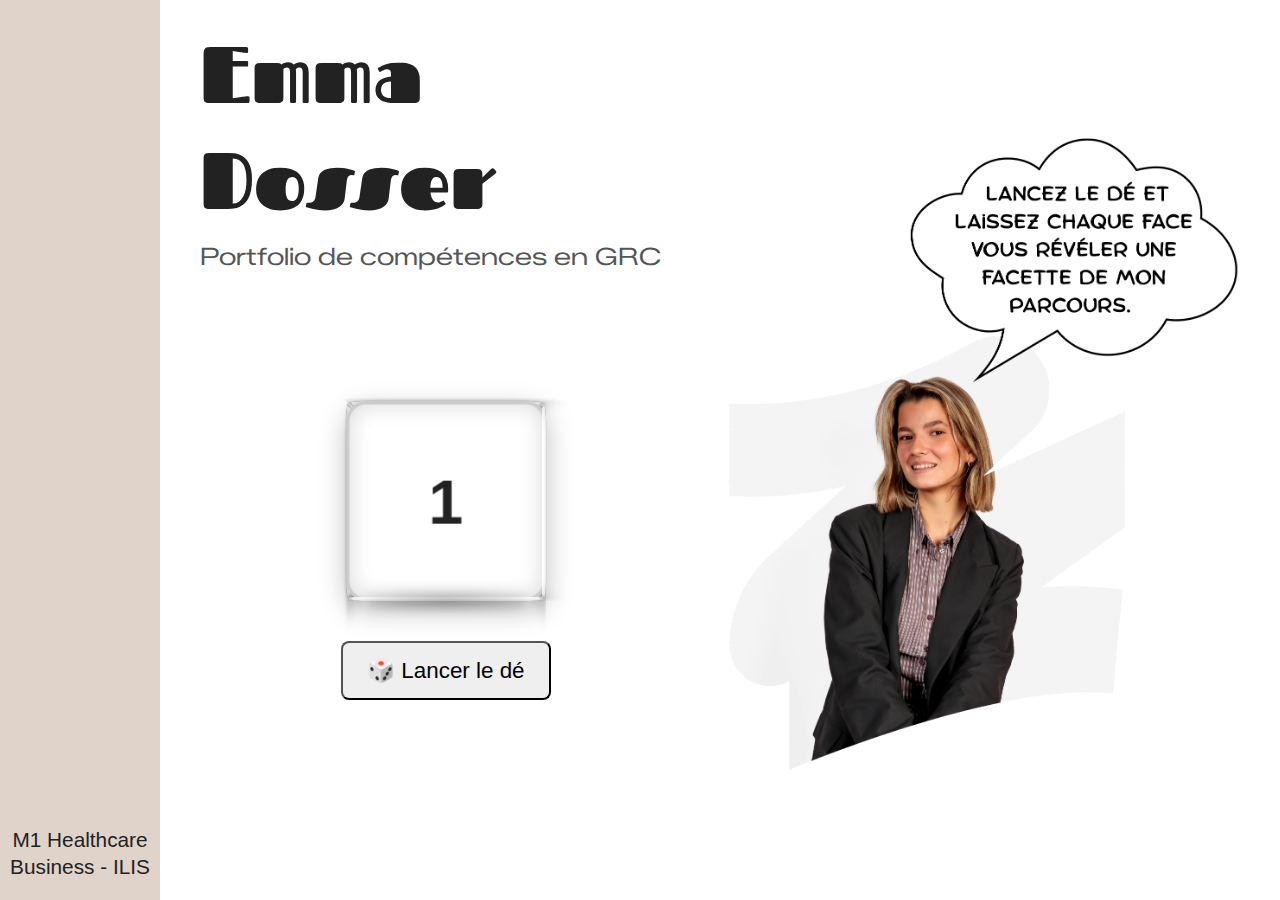
<file: index.html>
<!DOCTYPE html>
<html lang="fr">
<head>
    <meta charset="UTF-8">
    <title>Emma Dosser - Portfolio</title>
    <link rel="stylesheet" href="style.css">
    <meta name="google-site-verification" content="wv-TPEuqomq3ukA6XoIZvQN2aImupjwMOridROe0TIw" />
</head>
<body>

<div class="page-container">

    <!-- Bandeau vertical gauche -->
    <div class="sidebar">
        <div class="footer-left">
            M1 Healthcare<br>
            Business - ILIS
        </div>
    </div>

    <!-- Contenu principal : header, interaction, portrait -->
    <div class="main-content">

        <!-- Header haut gauche -->
        <header class="header-left">
            <h1>Emma Dosser</h1>
            <h2>Portfolio de compétences en GRC</h2>
        </header>

        <!-- Interaction centre gauche -->
        <div class="interaction-center">
            <div id="dice-wrapper">
                <div id="dice">
                    <div class="face face1">1</div>
                    <div class="face face2">2</div>
                    <div class="face face3">3</div>
                    <div class="face face4">4</div>
                    <div class="face face5">5</div>
                    <div class="face face6">6</div>
                </div>
            </div>
            <button id="lancerBtn">🎲 Lancer le dé</button>
            <div id="resultat"></div>
	    <div id="history"></div>

        </div>

        <!-- Portrait droite -->
        <div class="portrait-right">
            <img src="moi.png" alt="Emma Dosser">
        </div>

    </div>

</div>

<script src="script.js"></script>
</body>
</html>

<link rel="preconnect" href="https://fonts.googleapis.com">
<link rel="preconnect" href="https://fonts.gstatic.com" crossorigin>
<link href="https://fonts.googleapis.com/css2?family=Fascinate&display=swap" rel="stylesheet">
<link rel="preconnect" href="https://fonts.googleapis.com">
<link rel="preconnect" href="https://fonts.gstatic.com" crossorigin>
<link href="https://fonts.googleapis.com/css2?family=Zalando+Sans+Expanded:ital,wght@0,200..900;1,200..900&display=swap" rel="stylesheet">
</file>
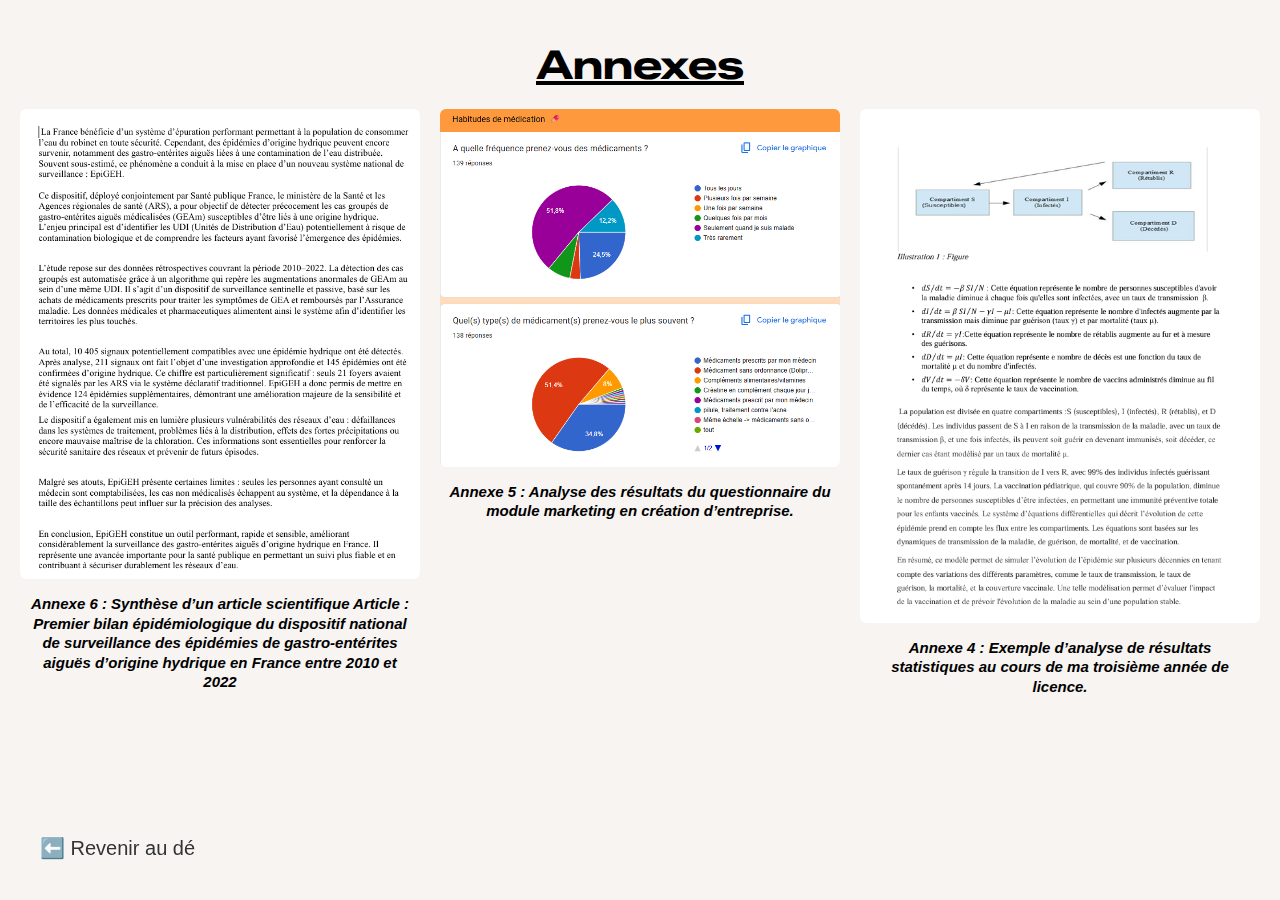
<file: annexe2.html>
<!DOCTYPE html>
<html>
<head>
    <meta charset="UTF-8">
    <title>Annexe comp2</title>
    <link href="https://fonts.googleapis.com/css2?family=Zalando+Sans+Expanded&display=swap" rel="stylesheet">
    <style>
        html, body {
            margin: 0;
            padding: 0;
            height: 100%;
            font-family: Arial, sans-serif;
            background-color: #f7f4f2;
        }

        .container {
            display: flex;
            flex-direction: column;
            height: 100%;
        }

        .title {
            font-family: "Zalando Sans Expanded", sans-serif;
            font-size: 40px;
            text-align: center;
            margin: 0px 0;
            padding-top: 40px;
            font-weight: bold;
            text-decoration: underline;
            flex-shrink: 0;
        }

        .photos-wrapper {
            display: flex;
            justify-content: space-between;
            flex: 1;
            align-items: flex-start;
            padding: 20px;
            box-sizing: border-box;
            gap: 20px;
        }

        .photo-column {
            display: flex;
            flex-direction: column;
            flex: 1;
            align-items: center;
        }

        .photo-column img {
            width: 100%;
            height: auto;
            display: block;
            border-radius: 6px;
        }

        /* Légende */
        .legend {
            margin-top: 10px;
            font-size: 15px;
	    font-weight: bold;
	    font-style: italic;
            text-align: center;
            width: 100%; 
            word-wrap: break-word;
            line-height: 1.3;
            padding: 5px;
            box-sizing: border-box;
        }

        .bottom-link {
            flex-shrink: 0;
            text-align: left;
            position: fixed;
            bottom: 40px;
            padding: 0 40px;
        }

        .bottom-link a {
            font-size: 20px;
            text-decoration: none;
            color: #333;
        }

        @media (max-width: 900px) {
            .photos-wrapper {
                flex-direction: column;
                align-items: center;
            }
            .photo-column {
                margin-bottom: 20px;
            }
        }
    </style>
</head>
<body>
    <div class="container">
        <div class="title">Annexes</div>

        <div class="photos-wrapper">

            <div class="photo-column">
                <img src="photo3annexe2.jpg" alt="Annexe 1">
                <div class="legend">
                   Annexe 6 :  Synthèse d’un article scientifique
Article : Premier bilan épidémiologique du dispositif national de surveillance des épidémies de gastro-entérites aiguës d’origine hydrique en France entre 2010 et 2022
                </div>
            </div>

            <div class="photo-column">
                <img src="photo2annexe2.jpg" alt="Annexe 2">
                <div class="legend">
                 Annexe 5 :  Analyse des résultats du questionnaire du module marketing en création d’entreprise. 
                </div>
            </div>

            <div class="photo-column">
                <img src="photo1annexe2.jpg" alt="Annexe 3">
                <div class="legend">
                   Annexe 4 :  Exemple d’analyse de résultats statistiques au cours de ma troisième année de licence. 
                </div>
            </div>

        </div>

        <div class="bottom-link">
            <a href="index.html">⬅️ Revenir au dé</a>
        </div>
    </div>
</body>
</html>
</file>
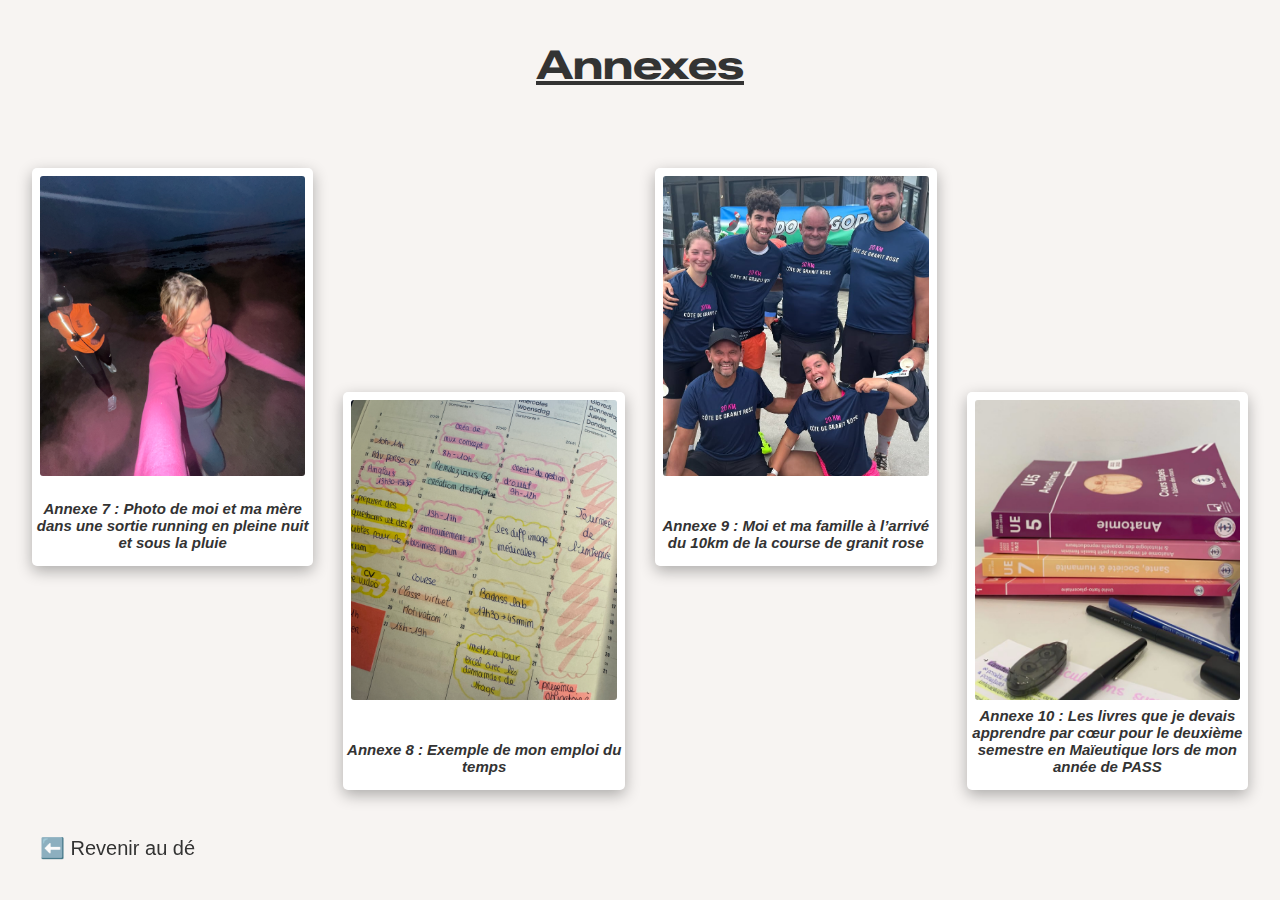
<file: annexe3.html>
<!DOCTYPE html>
<html>
<head>
    <meta charset="UTF-8">
    <title>Annexe comp3</title>
    <link href="https://fonts.googleapis.com/css2?family=Zalando+Sans+Expanded&display=swap" rel="stylesheet">
    <style>
        html, body {
            margin: 0;
            padding: 0;
            height: 100%;
            font-family: Arial, sans-serif;
            background-color: #f7f4f2;
        }

        .container {
            display: flex;
            flex-direction: column;
            height: 100vh;
            box-sizing: border-box;
            padding: 0px 0;
        }

        .title {
            font-family: "Zalando Sans Expanded", sans-serif;
            font-size: 40px;
            text-align: center;
            margin: 0;
            padding-top: 40px;
            font-weight: bold;
            text-decoration: underline;
            color: #333;
            flex-shrink: 0;
        }

        .photos-wrapper {
            flex: 1;
            display: flex;
            flex-wrap: wrap; 
            justify-content: center;
            align-items: center;
            gap: 30px; 
        }

        .polaroid {
            background: white;
            padding: 8px 8px 90px 8px;
            border-radius: 5px;
            box-shadow: 0 5px 15px rgba(0,0,0,0.3);
            width: 22%; 
            display: flex;
            flex-direction: column;
            align-items: center;
            justify-content: flex-start;
            box-sizing: border-box;
            position: relative;
        }

        .polaroid img {
            width: 100%;
            height: 300px;
            object-fit: cover;
            border-radius: 3px;
            display: block;
        }

        /* STYLE DE LA LÉGENDE */
        .caption {
            font-family: "arial", sans-serif;
            font-size: 15px;
	    font-weight: bold;
            color: #333;
	    font-style: italic;
            text-align: center;
            position: absolute;
            bottom: 15px;
            left: 0;
            right: 0;
        }

        .polaroid:nth-child(odd) { margin-top: -20%; }
        .polaroid:nth-child(even) { margin-top: 15%; }

        .bottom-link {
            text-align: left;
            flex-shrink: 0;
            position: fixed;
            bottom: 40px;
            padding: 0 40px;
        }

        .bottom-link a {
            font-size: 20px;
            text-decoration: none;
            color: #333;
        }

        @media (max-width: 1024px) {
            .polaroid { width: 30%; }
            .polaroid:nth-child(even) { margin-top: 6%; }
        }

        @media (max-width: 768px) {
            .title { font-size: 30px; margin-bottom: 10px; }
            .photos-wrapper {
                flex-direction: column;
                gap: 20px;
                justify-content: center;
            }
            .polaroid { width: 80%; height: auto; }
            .polaroid img { height: 300px; }
            .bottom-link { margin-top: 10px; }
        }
    </style>
</head>
<body>
    <div class="container">
        <div class="title">Annexes</div>

        <div class="photos-wrapper">

            <div class="polaroid">
                <img src="photo1annexe3.jpg" alt="Photo 1">
                <div class="caption">Annexe 7 : Photo de moi et ma mère dans une sortie running en pleine nuit et sous la pluie </div>
            </div>

            <div class="polaroid">
                <img src="photo2annexe3.jpg" alt="Photo 2">
                <div class="caption">Annexe 8 : Exemple de mon emploi du temps</div>
            </div>

            <div class="polaroid">
                <img src="photo3annexe3.jpg" alt="Photo 3">
                <div class="caption">Annexe 9 : Moi et ma famille à l’arrivé du 10km de la course de granit rose </div>
            </div>

            <div class="polaroid">
                <img src="photo4annexe3.jpg" alt="Photo 4">
                <div class="caption">Annexe 10 : Les livres que je devais apprendre par cœur pour le deuxième semestre en Maïeutique lors de mon année de PASS</div>
            </div>

        </div>

        <div class="bottom-link">
            <a href="index.html">⬅️ Revenir au dé</a>
        </div>
    </div>
</body>
</html>
</file>
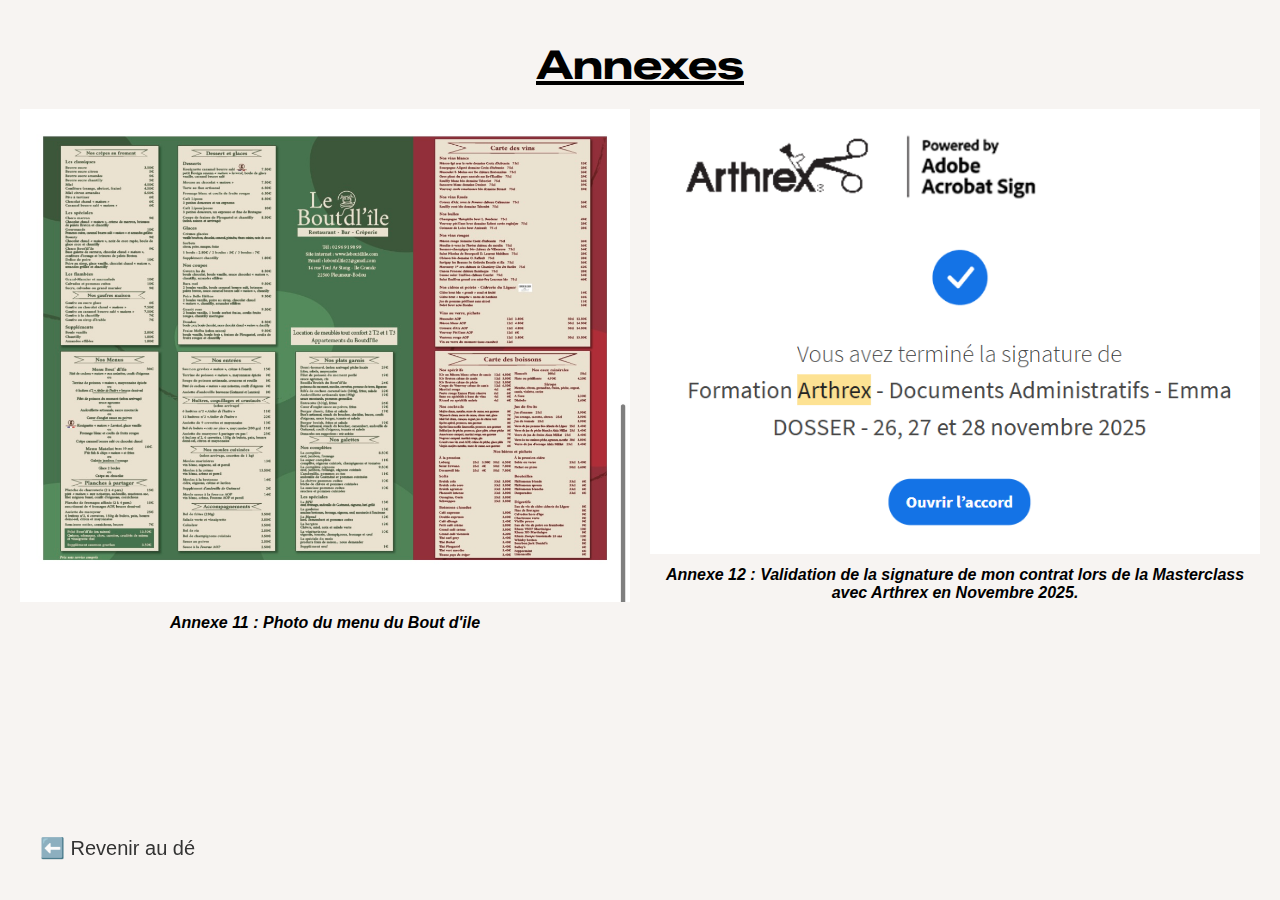
<file: annexe4.html>
<!DOCTYPE html>
<html>
<head>
    <meta charset="UTF-8">
    <title>Annexe comp4</title>
    <link href="https://fonts.googleapis.com/css2?family=Zalando+Sans+Expanded&display=swap" rel="stylesheet">
    <style>
        html, body {
            margin: 0;
            padding: 0;
            height: 100%;
            font-family: Arial, sans-serif;
            background-color: #f7f4f2;
        }

        .container {
            display: flex;
            flex-direction: column;
            height: 100%;
        }

        .title {
            font-family: "Zalando Sans Expanded", sans-serif;
            font-size: 40px;
            text-align: center;
            margin: 0px 0;
            padding-top: 40px;
            font-weight: bold;
            text-decoration: underline;
            flex-shrink: 0;
        }

        .photos-wrapper {
            display: flex;
            justify-content: space-between;
            flex: 1;
            align-items: flex-start;
            padding: 20px;
            box-sizing: border-box;
            gap: 20px;
        }

        .photo-column {
            display: flex;
            flex-direction: column;
            flex: 1;
            align-items: center;
        }

        .photo-column img {
            width: 100%;
            height: auto;
            display: block;
            align-self: flex-start;
        }

        .caption {
            text-align: center;
            margin-top: 12px;
	    font-style: italic;
            font-size: 16px;
            font-weight: bold;
            width: 100%;
            box-sizing: border-box;
        }

        .bottom-link {
            flex-shrink: 0;
            text-align: left;
            position: fixed;
            bottom: 40px;
            padding: 0 40px;
        }

        .bottom-link a {
            font-size: 20px;
            text-decoration: none;
            color: #333;
        }

        @media (max-width: 900px) {
            .photos-wrapper {
                flex-direction: column;
                align-items: center;
            }
            .photo-column {
                margin-bottom: 20px;
            }
        }
    </style>
</head>
<body>
    <div class="container">
        <div class="title">Annexes</div>

        <div class="photos-wrapper">

            <div class="photo-column">
                <img src="photo1annexe4.jpg" alt="Photo 1">
                <div class="caption">Annexe 11 : Photo du menu du Bout d'ile  </div>
            </div>

            <div class="photo-column">
                <img src="photo2annexe4.jpg" alt="Photo 2">
                <div class="caption">Annexe 12 : Validation de la signature de mon contrat lors de la Masterclass avec Arthrex en Novembre 2025. </div>
            </div>

        </div>

        <div class="bottom-link">
            <a href="index.html">⬅️ Revenir au dé</a>
        </div>
    </div>
</body>
</html>
</file>
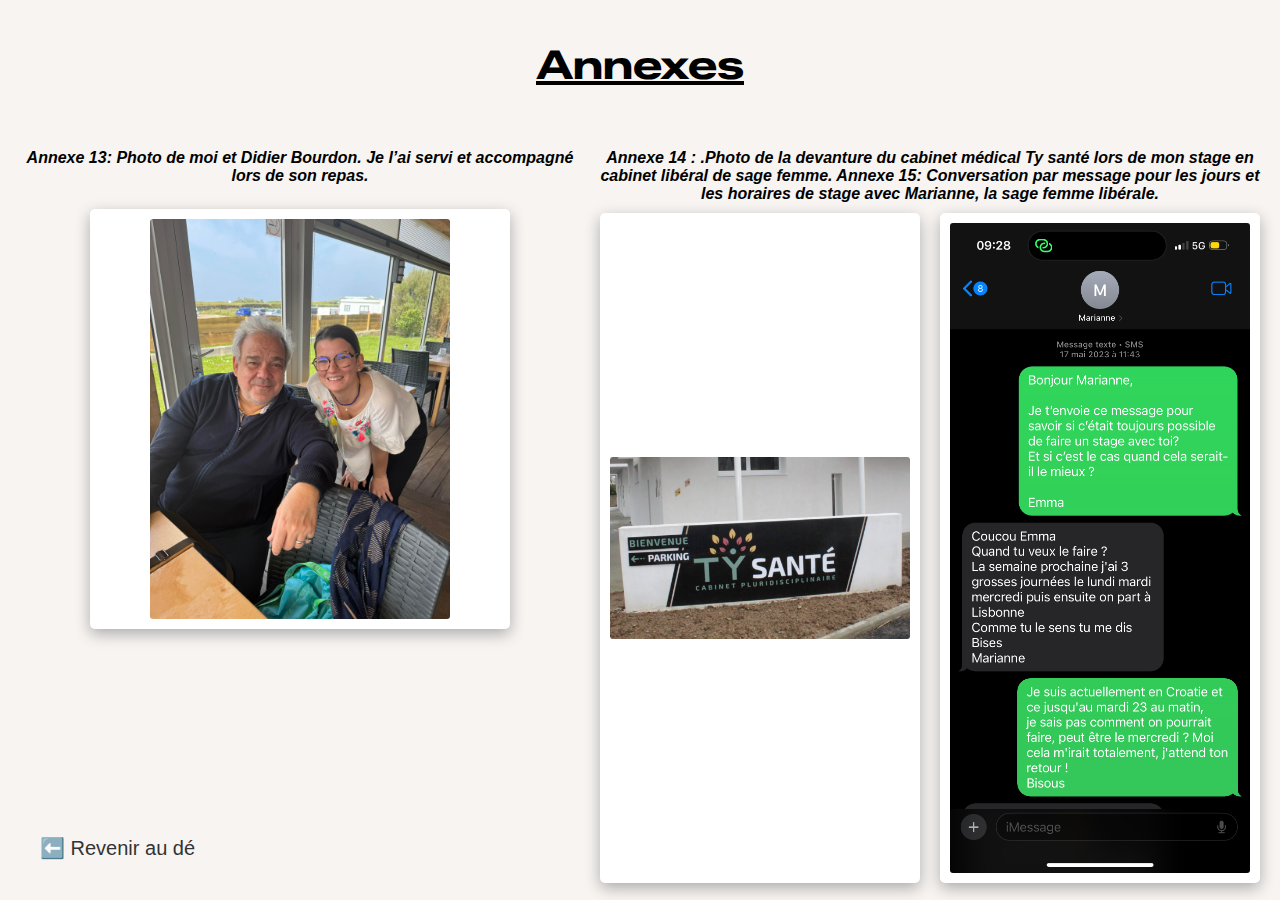
<file: annexe5.html>
<!DOCTYPE html>
<html>
<head>
    <meta charset="UTF-8">
    <title>Annexe comp5</title>
    <link href="https://fonts.googleapis.com/css2?family=Zalando+Sans+Expanded&display=swap" rel="stylesheet">
    <style>
        body {
            font-family: Arial, sans-serif;
            margin: 0;
            padding: 0;
            background-color: #f7f4f2;
        }

        .container {
            display: flex;
            flex-direction: column;
            min-height: 100vh;
        }

        .title {
            font-family: "Zalando Sans Expanded", sans-serif;
            font-size: 40px;
            text-align: center;
            margin: 0px 0;
	    padding-top: 40px;
            font-weight: bold;
	    text-decoration: underline;
	    margin-bottom: 60px;
        }

        .photos-wrapper {
            display: flex;
            justify-content: space-around;
            align-items: flex-start;
            flex: 1;
            padding: 0 20px;
            gap: 20px;
        }

        .photo-column {
            display: flex;
            flex-direction: column;
            align-items: center;
            flex: 1;
        }

        .text-above {
            text-align: center;
            margin-bottom: 10px;
            font-size: 16px;
	    font-style: italic;
            font-weight: bold;
            min-height: 50px; /* pour aligner les textes sur la même ligne */
        }

        .polaroid {
            background: white;
            padding: 10px 10px 10px 10px;
            border-radius: 5px;
            box-shadow: 0 5px 15px rgba(0,0,0,0.3);
            display: flex;
            justify-content: center;
            align-items: center;
            width: 100%;
            max-width: 400px; /* taille uniforme */
        }

        .polaroid img {
            width: 300px;
            height: auto; 
            object-fit: cover;
            border-radius: 3px;
        }

        .bottom-link {
	    position: absolute;
	    bottom: 0px;
            margin: 40px;
            text-align: left;
            flex-shrink: 0;
        }

        .bottom-link a {
            font-size: 20px;
            text-decoration: none;
            color: #333;
        }

        @media (max-width: 1000px) {
            .photos-wrapper {
                flex-direction: column;
                align-items: center;
            }
            .photo-column {
                width: 80%;
                margin-bottom: 20px;
            }
        }
    </style>
</head>
<body>
    <div class="container">
        <div class="title">Annexes </div>

        <div class="photos-wrapper">
            <!-- Photo de gauche -->
            <div class="photo-column">
                <div class="text-above">Annexe 13: Photo de moi et Didier Bourdon. Je l’ai servi et accompagné lors de son repas. </div>
                <div class="polaroid">
                    <img src="photo1annexe5.jpg" alt="Photo 1">
                </div>
            </div>

            <!-- Deux photos de droite -->
            <div class="photo-column">
                <div class="text-above">Annexe 14 : .Photo de la devanture du cabinet médical 
Ty santé lors de mon stage en cabinet libéral de sage femme.  Annexe 15: Conversation par message pour les jours et les horaires de stage avec Marianne, la sage femme libérale.</div>
                <div style="display: flex; gap: 20px; justify-content: center; width: 100%;">
                    <div class="polaroid">
                        <img src="photo2annexe5.jpg" alt="Photo 2">
                    </div>
                    <div class="polaroid">
                        <img src="photo3annexe5.jpg" alt="Photo 3">
                    </div>
                </div>
            </div>
        </div>

        <div class="bottom-link">
            <a href="index.html">⬅️ Revenir au dé</a>
        </div>
    </div>
</body>
</html>
</file>
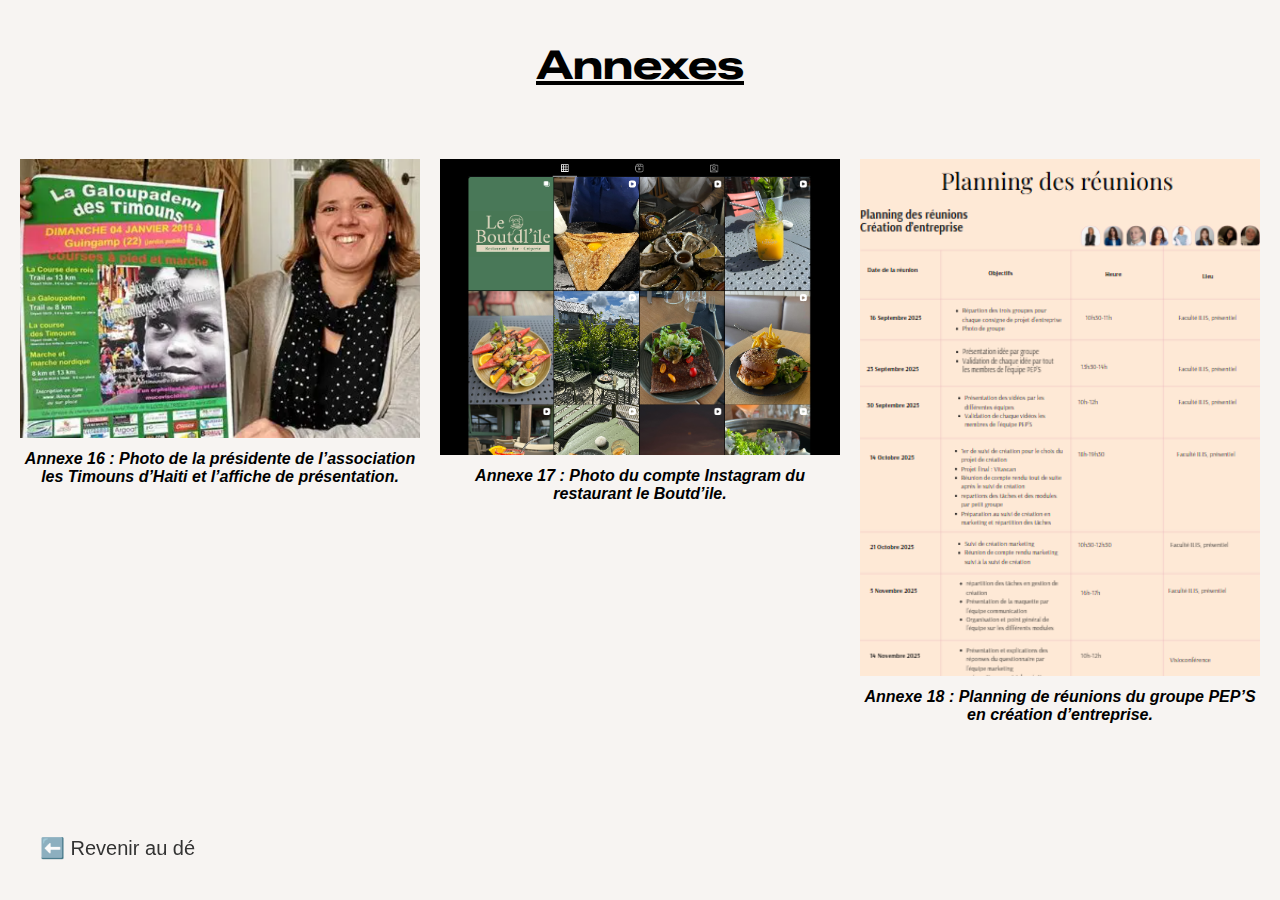
<file: annexe6.html>
<!DOCTYPE html>
<html>
<head>
    <meta charset="UTF-8">
    <title>Annexe comp6</title>
    <link href="https://fonts.googleapis.com/css2?family=Zalando+Sans+Expanded&display=swap" rel="stylesheet">
    <style>
        html, body {
            margin: 0;
            padding: 0;
            height: 100%;
            font-family: Arial, sans-serif;
            background-color: #f7f4f2;
        }

        .container {
            display: flex;
            flex-direction: column;
            height: 100%;
        }

        .title {
            font-family: "Zalando Sans Expanded", sans-serif;
            font-size: 40px;
            text-align: center;
            margin: 0px 0;
            padding-top: 40px;
            margin-bottom: 50px;
            font-weight: bold;
            text-decoration: underline;
            flex-shrink: 0;
        }

        .photos-wrapper {
            display: flex;
            justify-content: space-between;
            flex: 1;
            align-items: flex-start;
            padding: 20px;
            box-sizing: border-box;
            gap: 20px;
        }

        .photo-column {
            display: flex;
            flex-direction: column;
            flex: 1;
            align-items: center;
        }

        .photo-column img {
            width: 100%;
            height: auto;
            display: block;
            align-self: flex-start;
        }

        .caption {
            text-align: center;
            margin-top: 12px;
            font-size: 16px;
	    font-style: italic;
            font-weight: bold;
            width: 100%;
            box-sizing: border-box;
        }

        .bottom-link {
            flex-shrink: 0;
            text-align: left;
            position: fixed;
            bottom: 40px;
            padding: 0 40px;
        }

        .bottom-link a {
            font-size: 20px;
            text-decoration: none;
            color: #333;
        }

        @media (max-width: 900px) {
            .photos-wrapper {
                flex-direction: column;
                align-items: center;
            }
            .photo-column {
                margin-bottom: 20px;
            }
        }
    </style>
</head>
<body>
    <div class="container">
        <div class="title">Annexes</div>

        <div class="photos-wrapper">

            <div class="photo-column">
                <img src="photo1annexe6.jpg" alt="Photo 1">
                <div class="caption">Annexe 16 : Photo de la présidente de l’association les Timouns d’Haiti et l’affiche de présentation.   </div>
            </div>

            <div class="photo-column">
                <img src="photo2annexe6.jpg" alt="Photo 2">
                <div class="caption">Annexe 17 :  Photo du compte Instagram du restaurant le Boutd’ile. </div>
            </div>

            <div class="photo-column">
                <img src="photo3annexe6.jpg" alt="Photo 3">
                <div class="caption">Annexe 18 :  Planning de réunions du groupe PEP’S en création d’entreprise. </div>
            </div>

        </div>

        <div class="bottom-link">
            <a href="index.html">⬅️ Revenir au dé</a>
        </div>
    </div>
</body>
</html>
</file>
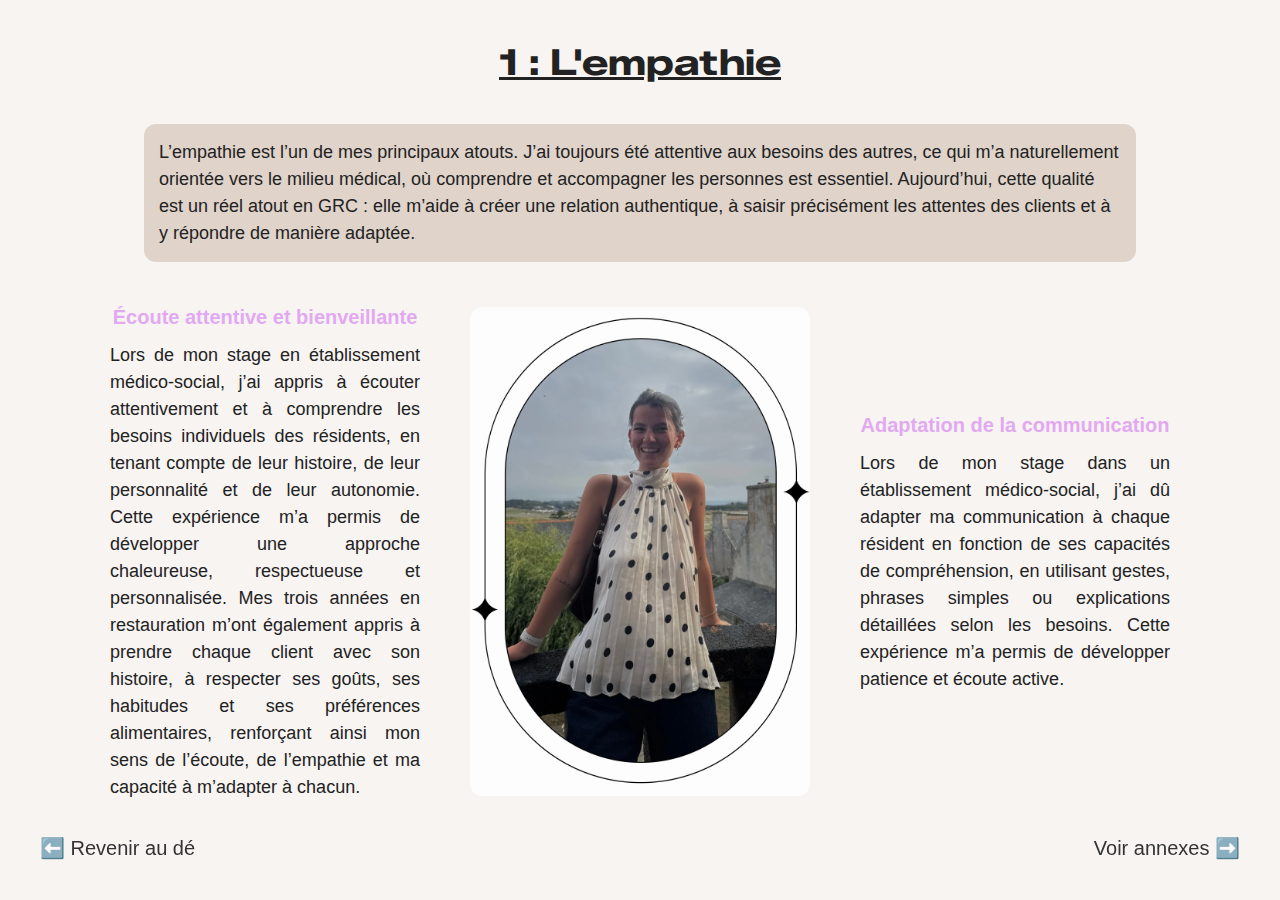
<file: comp1.html>
<!DOCTYPE html>
<html>
<head>
    <meta charset="UTF-8">
    <title>Compétence 1</title>
    <link rel="stylesheet" href="style.css">
    <link href="https://fonts.googleapis.com/css2?family=Zalando+Sans+Expanded&display=swap" rel="stylesheet">
    <style>
        html, body {
            margin: 0;
            padding: 0;
            height: 100%;
            font-family: Arial, sans-serif;
            background-color: #f7f4f2;
        }

        body {
            display: flex;
            flex-direction: column;
            justify-content: space-between;
        }

        .content-container {
            flex: 1;
            display: flex;
            flex-direction: column;
            justify-content: flex-start;
            padding: 20px 20px 80px 20px; /* espace pour les boutons */
            box-sizing: border-box;
        }

        .title {
            font-family: "Zalando Sans Expanded", sans-serif;
            font-size: 36px;
            text-align: center;
            margin: 20px 0;
            font-weight: bold;
            text-decoration: underline;
        }

        .text-banner {
            background-color: #dfd3ca;
            width: 80%;
            margin: 20px auto;
            padding: 15px;
            border-radius: 12px;
            font-size: 18px;
            line-height: 1.5;
        }

        .photo-and-text {
            display: flex;
            justify-content: center;
            align-items: center;
            gap: 50px;
            margin-top: 20px;
            flex-wrap: wrap;
        }

        .side-text h3 {
            font-size: 20px;
            font-weight: bold;
            margin-bottom: 10px;
            text-align: center;
            color: #e2a9f1;
        }

        .side-text {
            width: 25%;
            font-size: 18px;
            line-height: 1.5;
            text-align: justify;
        }

        .center-photo {
            width: 340px;
            height: auto;
            border-radius: 12px;
        }

        /* Liens fixés en bas */
        .link-container {
            display: flex;            
            justify-content: space-between; 
            width: 100%;              
            position: fixed;
            bottom: 40px;
            padding: 0 40px;
            box-sizing: border-box;
        }

        .link-container a {
            font-size: 20px;
            text-decoration: none;
            color: #333;
        }

        /* Responsive */
        @media (max-width: 768px) {
            .title { font-size: 30px; margin: 15px 0; }
            .text-banner { width: 90%; padding: 15px; }
            .photo-and-text {
                flex-direction: column;
                align-items: center;
                gap: 20px;
                margin-top: 15px;
            }
            .side-text { width: 80%; }
            .center-photo { width: 80%; max-width: 300px; }
            .link-container { padding: 0 10px; }
        }
    </style>
</head>
<body>

<div class="content-container">
    <h1 class="title">1 : L'empathie</h1>

    <div class="text-banner">
        <p>
            L’empathie est l’un de mes principaux atouts. J’ai toujours été attentive aux besoins des autres, ce qui m’a naturellement orientée vers le milieu médical, où comprendre et accompagner les personnes est essentiel. Aujourd’hui, cette qualité est un réel atout en GRC : elle m’aide à créer une relation authentique, à saisir précisément les attentes des clients et à y répondre de manière adaptée.
        </p>
    </div>

    <div class="photo-and-text">
        <div class="side-text left-text">
            <h3>Écoute attentive et bienveillante</h3>
            <p>
                Lors de mon stage en établissement médico-social, j’ai appris à écouter attentivement et à comprendre les besoins individuels des résidents, en tenant compte de leur histoire, de leur personnalité et de leur autonomie. 
                Cette expérience m’a permis de développer une approche chaleureuse, respectueuse et personnalisée. Mes trois années en restauration m’ont également appris à prendre chaque client avec son histoire, à respecter ses goûts, ses habitudes et ses préférences alimentaires, renforçant ainsi mon sens de l’écoute, de l’empathie et ma capacité à m’adapter à chacun.
            </p>
        </div>

        <img src="photocomp1.jpg" alt="Illustration" class="center-photo">

        <div class="side-text right-text">
            <h3>Adaptation de la communication</h3>
            <p>
                Lors de mon stage dans un établissement médico-social, j’ai dû adapter ma communication à chaque résident en fonction de ses capacités de compréhension, en utilisant gestes, phrases simples ou explications détaillées selon les besoins. Cette expérience m’a permis de développer patience et écoute active.
            </p>
        </div>
    </div>
</div>

<div class="link-container">
    <a href="index.html" class="back-link">⬅️ Revenir au dé</a>
    <a href="annexe1.html" class="back-link-2">Voir annexes ➡️</a>
</div>

</body>
</html>
</file>
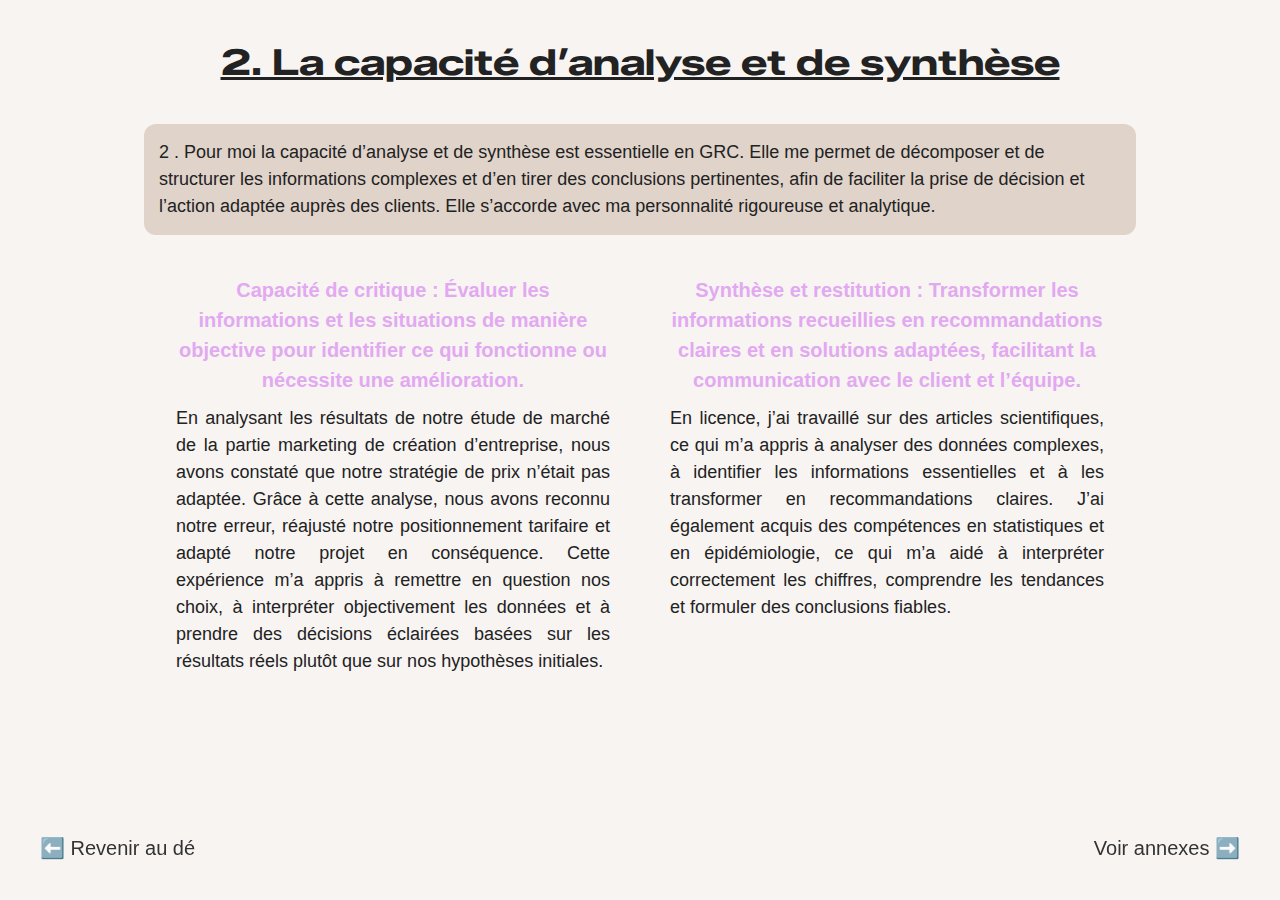
<file: comp2.html>
<!DOCTYPE html>
<html>
<head>
    <meta charset="UTF-8">
    <title>Compétence 2</title>
    <link rel="stylesheet" href="style.css">
    <link href="https://fonts.googleapis.com/css2?family=Zalando+Sans+Expanded&display=swap" rel="stylesheet">
    <style>
        html, body {
            margin: 0;
            padding: 0;
            height: 100%;
            font-family: Arial, sans-serif;
            background-color: #f7f4f2;
        }

        body {
            display: flex;
            flex-direction: column;
            justify-content: space-between;
        }

        .content-container {
            flex: 1;
            display: flex;
            flex-direction: column;
            justify-content: flex-start;
            padding: 20px 20px 80px 20px; /* espace pour les boutons */
            box-sizing: border-box;
        }

        .title {
            font-family: "Zalando Sans Expanded", sans-serif;
            font-size: 36px;
            text-align: center;
            margin: 20px 0;
            font-weight: bold;
            text-decoration: underline;
        }

        .text-banner {
            background-color: #dfd3ca;
            width: 80%;
            margin: 20px auto;
            padding: 15px;
            border-radius: 12px;
            font-size: 18px;
            line-height: 1.5;
        }

        .photo-and-text {
            display: flex;
            justify-content: center;
            align-items: flex-start;
            gap: 60px;
            margin-top: 20px;
            flex-wrap: wrap;
        }

        .side-text h3 {
            font-size: 20px;
            font-weight: bold;
            margin-bottom: 10px;
            text-align: center;
            color: #e2a9f1;
        }

        .side-text {
            width: 35%;
            font-size: 18px;
            line-height: 1.5;
            text-align: justify;
        }

        /* Liens fixés en bas */
        .link-container {
            display: flex;            
            justify-content: space-between; 
            width: 100%;              
            position: fixed;
            bottom: 40px;
            padding: 0 40px;
            box-sizing: border-box;
        }

        .link-container a {
            font-size: 20px;
            text-decoration: none;
            color: #333;
        }

        /* Responsive */
        @media (max-width: 768px) {
            .title { font-size: 30px; margin: 15px 0; }
            .text-banner { width: 90%; padding: 15px; }
            .photo-and-text {
                flex-direction: column;
                align-items: center;
                gap: 20px;
                margin-top: 15px;
            }
            .side-text { width: 80%; }
            .link-container { padding: 0 10px; }
        }
    </style>
</head>
<body>

<div class="content-container">
    <h1 class="title">2. La capacité d’analyse et de synthèse</h1>

    <div class="text-banner">
        <p>2 . Pour moi la capacité d’analyse et de synthèse est essentielle en GRC. Elle me permet de décomposer et de structurer les informations complexes et d’en tirer des conclusions pertinentes, afin de faciliter la prise de décision et l’action adaptée auprès des clients. Elle s’accorde avec ma personnalité rigoureuse et analytique.</p>
    </div>

    <div class="photo-and-text">
        <div class="side-text left-text">
            <h3>Capacité de critique : Évaluer les informations et les situations de manière objective pour identifier ce qui fonctionne ou nécessite une amélioration.</h3>
            <p>En analysant les résultats de notre étude de marché de la partie marketing de création d’entreprise, nous avons constaté que notre stratégie de prix n’était pas adaptée. Grâce à cette analyse, nous avons reconnu notre erreur, réajusté notre positionnement tarifaire et adapté notre projet en conséquence. Cette expérience m’a appris à remettre en question nos choix, à interpréter objectivement les données et à prendre des décisions éclairées basées sur les résultats réels plutôt que sur nos hypothèses initiales.</p>
        </div>

        <div class="side-text right-text">
            <h3>Synthèse et restitution : Transformer les informations recueillies en recommandations claires et en solutions adaptées, facilitant la communication avec le client et l’équipe.</h3>
            <p>En licence, j’ai travaillé sur des articles scientifiques, ce qui m’a appris à analyser des données complexes, à identifier les informations essentielles et à les transformer en recommandations claires. J’ai également acquis des compétences en statistiques et en épidémiologie, ce qui m’a aidé à interpréter correctement les chiffres, comprendre les tendances et formuler des conclusions fiables.</p>
        </div>
    </div>
</div>

<div class="link-container">
    <a href="index.html" class="back-link">⬅️ Revenir au dé</a>
    <a href="annexe2.html" class="back-link-2">Voir annexes ➡️</a>
</div>

</body>
</html>
</file>
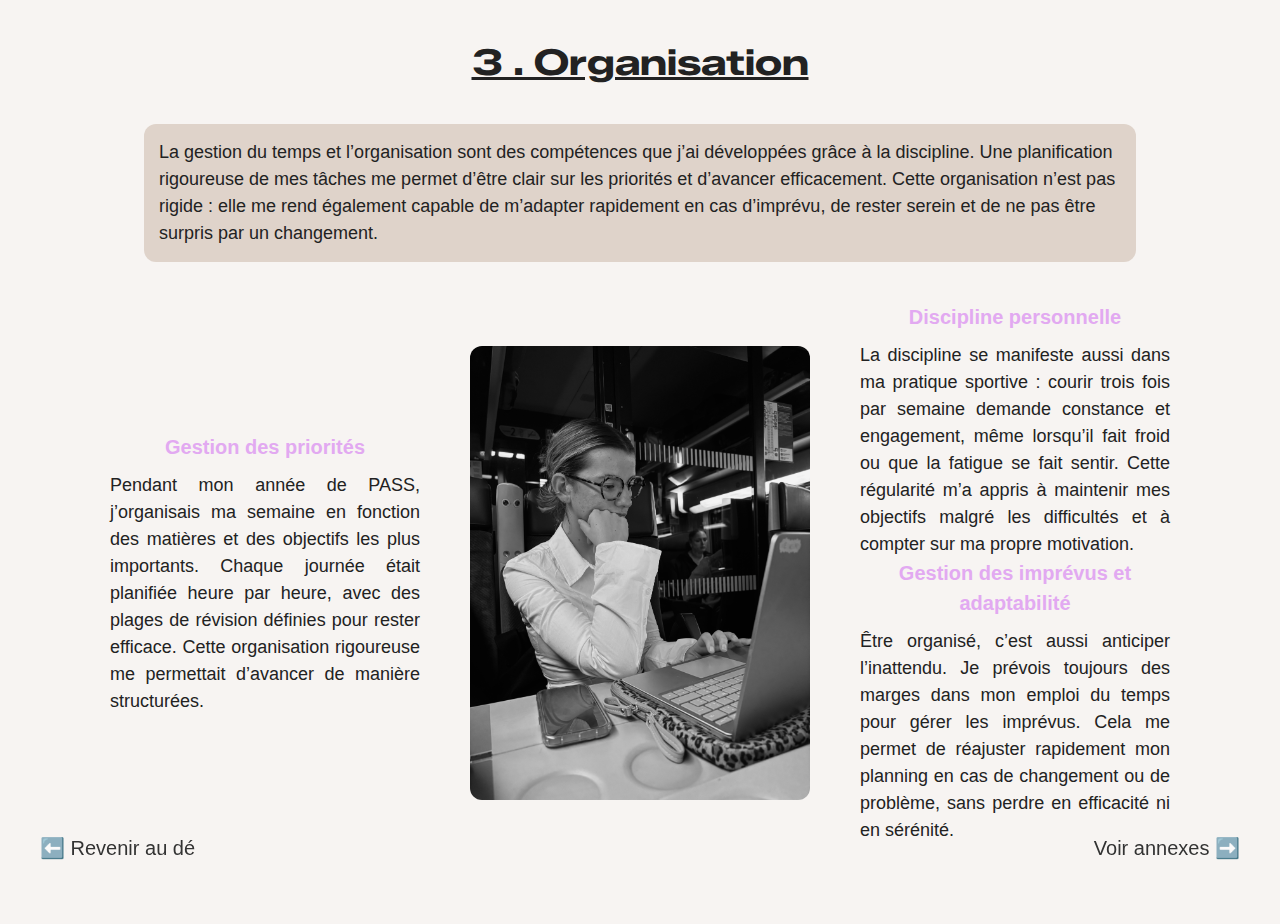
<file: comp3.html>
<!DOCTYPE html>
<html>
<head>
    <meta charset="UTF-8">
    <title>Compétence 3</title>
    <link rel="stylesheet" href="style.css">
    <link href="https://fonts.googleapis.com/css2?family=Zalando+Sans+Expanded&display=swap" rel="stylesheet">
    <style>
        html, body {
            margin: 0;
            padding: 0;
            height: 100%;
            font-family: Arial, sans-serif;
            background-color: #f7f4f2;
        }

        body {
            display: flex;
            flex-direction: column;
            justify-content: space-between;
        }

        .content-container {
            flex: 1;
            display: flex;
            flex-direction: column;
            justify-content: flex-start;
            padding: 20px 20px 80px 20px; /* espace pour les boutons */
            box-sizing: border-box;
        }

        .title {
            font-family: "Zalando Sans Expanded", sans-serif;
            font-size: 36px;
            text-align: center;
            margin: 20px 0;
            font-weight: bold;
            text-decoration: underline;
        }

        .text-banner {
            background-color: #dfd3ca;
            width: 80%;
            margin: 20px auto;
            padding: 15px;
            border-radius: 12px;
            font-size: 18px;
            line-height: 1.5;
        }

        .photo-and-text {
            display: flex;
            justify-content: center;
            align-items: center;
            gap: 50px;
            margin-top: 20px;
            flex-wrap: wrap;
        }

        .side-text h3 {
            font-size: 20px;
            font-weight: bold;
            margin-bottom: 10px;
            text-align: center;
            color: #e2a9f1;
        }

        .side-text {
            width: 25%;
            font-size: 18px;
            line-height: 1.5;
            text-align: justify;
        }

        .center-photo {
            width: 340px;
            height: auto;
            border-radius: 12px;
        }

        /* Liens fixés en bas */
        .link-container {
            display: flex;            
            justify-content: space-between; 
            width: 100%;              
            position: fixed;
            bottom: 40px;
            padding: 0 40px;
            box-sizing: border-box;
        }

        .link-container a {
            font-size: 20px;
            text-decoration: none;
            color: #333;
        }

        /* Responsive */
        @media (max-width: 768px) {
            .title { font-size: 30px; margin: 15px 0; }
            .text-banner { width: 90%; padding: 15px; }
            .photo-and-text {
                flex-direction: column;
                align-items: center;
                gap: 20px;
                margin-top: 15px;
            }
            .side-text { width: 80%; }
            .link-container { padding: 0 10px; }
        }
    </style>
</head>
<body>

<div class="content-container">
    <h1 class="title">3 . Organisation</h1>

    <div class="text-banner">
        <p>La gestion du temps et l’organisation sont des compétences que j’ai développées grâce à la discipline. Une planification rigoureuse de mes tâches me permet d’être clair sur les priorités et d’avancer efficacement. Cette organisation n’est pas rigide : elle me rend également capable de m’adapter rapidement en cas d’imprévu, de rester serein et de ne pas être surpris par un changement.</p>
    </div>

    <div class="photo-and-text">
        <div class="side-text left-text">
            <h3>Gestion des priorités</h3>
            <p>Pendant mon année de PASS, j’organisais ma semaine en fonction des matières et des objectifs les plus importants. Chaque journée était planifiée heure par heure, avec des plages de révision définies pour rester efficace. Cette organisation rigoureuse me permettait d’avancer de manière structurées.</p>
        </div>

        <img src="photocomp3.jpg" alt="Illustration" class="center-photo">

        <div class="side-text right-text">
            <h3>Discipline personnelle</h3>
            <p>La discipline se manifeste aussi dans ma pratique sportive : courir trois fois par semaine demande constance et engagement, même lorsqu’il fait froid ou que la fatigue se fait sentir. Cette régularité m’a appris à maintenir mes objectifs malgré les difficultés et à compter sur ma propre motivation.</p>
            <h3>Gestion des imprévus et adaptabilité</h3>
            <p>Être organisé, c’est aussi anticiper l’inattendu. Je prévois toujours des marges dans mon emploi du temps pour gérer les imprévus. Cela me permet de réajuster rapidement mon planning en cas de changement ou de problème, sans perdre en efficacité ni en sérénité.</p>
        </div>
    </div>
</div>

<div class="link-container">
    <a href="index.html" class="back-link">⬅️ Revenir au dé</a>
    <a href="annexe3.html" class="back-link-2">Voir annexes ➡️</a>
</div>

</body>
</html>
</file>
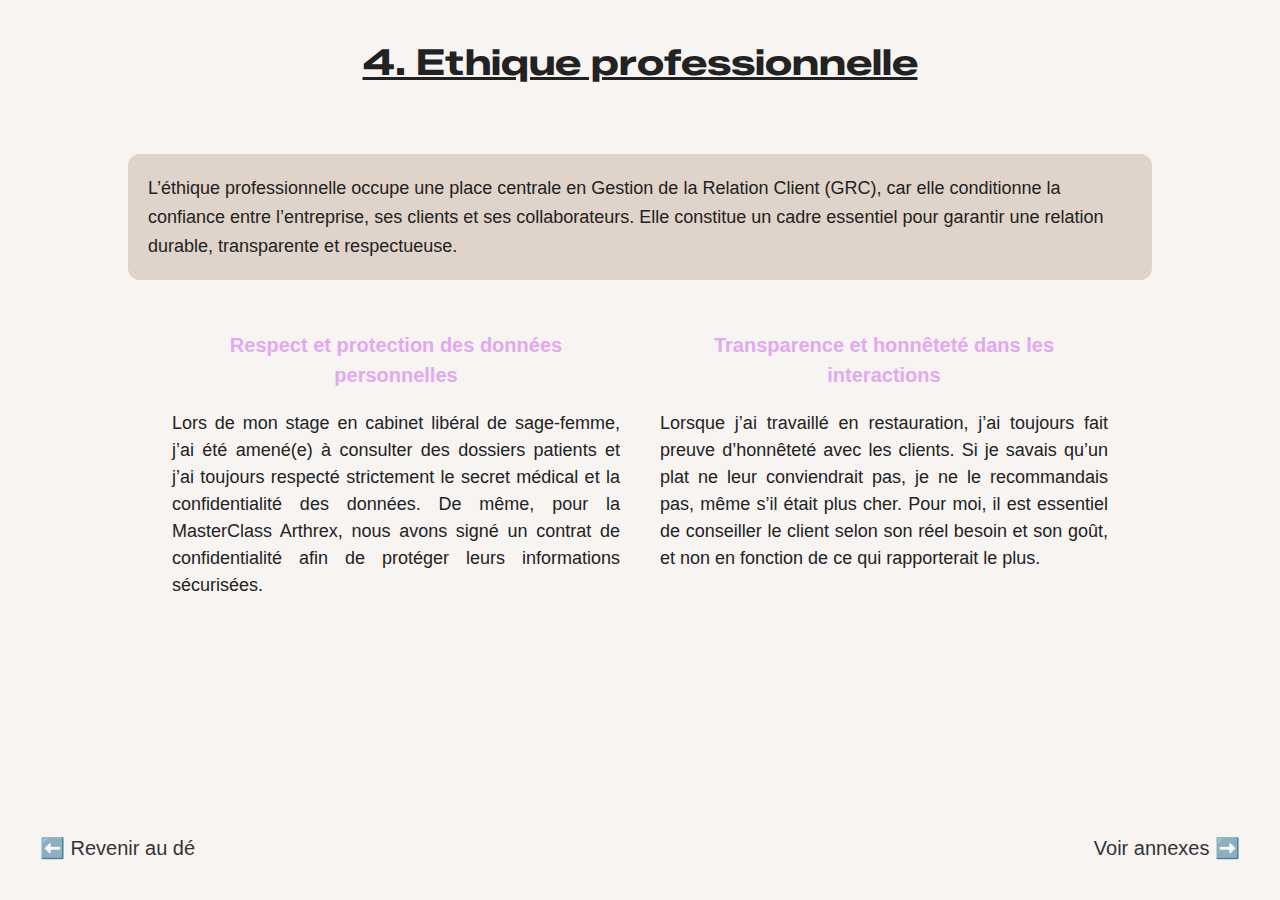
<file: comp4.html>
<!DOCTYPE html>
<html>
<head>
    <meta charset="UTF-8">
    <title>Compétence 4</title>
    <link rel="stylesheet" href="style.css">
    <link href="https://fonts.googleapis.com/css2?family=Zalando+Sans+Expanded&display=swap" rel="stylesheet">
    <style>
        html, body {
            margin: 0;
            padding: 0;
            height: 100%;
            font-family: Arial, sans-serif;
            background-color: #f7f4f2;
            position: relative; /* nécessaire pour le positionnement absolu des boutons */
        }

        .title {
            font-family: "Zalando Sans Expanded", sans-serif;
            font-size: 36px;
            text-align: center;
            padding-top: 40px;
  	    margin-bottom: 70px;
            font-weight: bold;
	    text-decoration: underline;
        }

        .text-banner {
            background-color: #dfd3ca;
            width: 80%;
            margin: 30px auto;
            padding: 20px;
            border-radius: 12px;
            font-size: 18px;
            line-height: 1.6;
	    margin-bottom: 50px;
        }

        .photo-and-text {
            display: flex;
            justify-content: center;
            align-items: flex-start;
            gap: 40px;
            margin-top: 40px;
        }

        .side-text h3 {
            font-size: 20px;
            font-weight: bold;
            margin-bottom: 20px;
            text-align: center;
            color: #e2a9f1;
        }

        .side-text {
            width: 35%;
            font-size: 18px;
            line-height: 1.5;
            text-align: justify;
        }

        .link-container {
            position: absolute;
            bottom: 40px;
            left: 0;
            width: 100%;
            display: flex;
            justify-content: space-between;
            padding: 0 40px;
            box-sizing: border-box;
        }

        .link-container a {
            font-size: 20px;
            text-decoration: none;
            color: #333;
        }

        /* Responsive */
        @media (max-width: 768px) {
            .title { font-size: 30px; margin-top: 15px; }
            .text-banner { width: 90%; padding: 15px; }
            .photo-and-text {
                flex-direction: column;
                align-items: center;
                gap: 20px;
                margin-top: 20px;
            }
            .side-text { width: 80%; }
            .link-container { padding: 0 20px; }
        }
    </style>
</head>
<body>

<div class="content-container">
    <h1 class="title">4. Ethique professionnelle</h1>

    <div class="text-banner">
        <p>
            L’éthique professionnelle occupe une place centrale en Gestion de la Relation Client (GRC), 
            car elle conditionne la confiance entre l’entreprise, ses clients et ses collaborateurs. 
            Elle constitue un cadre essentiel pour garantir une relation durable, transparente et respectueuse.
        </p>
    </div>

    <div class="photo-and-text">
        <div class="side-text left-text">
            <h3>Respect et protection des données personnelles</h3>
            <p>
                Lors de mon stage en cabinet libéral de sage-femme, j’ai été amené(e) à consulter des dossiers patients 
                et j’ai toujours respecté strictement le secret médical et la confidentialité des données. 
                De même, pour la MasterClass Arthrex, nous avons signé un contrat de confidentialité afin de protéger leurs informations sécurisées.
            </p>
        </div>

        <div class="side-text right-text">
            <h3>Transparence et honnêteté dans les interactions</h3>
            <p>
                Lorsque j’ai travaillé en restauration, j’ai toujours fait preuve d’honnêteté avec les clients. 
                Si je savais qu’un plat ne leur conviendrait pas, je ne le recommandais pas, même s’il était plus cher. 
                Pour moi, il est essentiel de conseiller le client selon son réel besoin et son goût, et non en fonction de ce qui rapporterait le plus.
            </p>
        </div>
    </div>

    <div class="link-container">
        <a href="index.html">⬅️ Revenir au dé</a>
        <a href="annexe4.html">Voir annexes ➡️</a>
    </div>
</div>

</body>
</html>
</file>
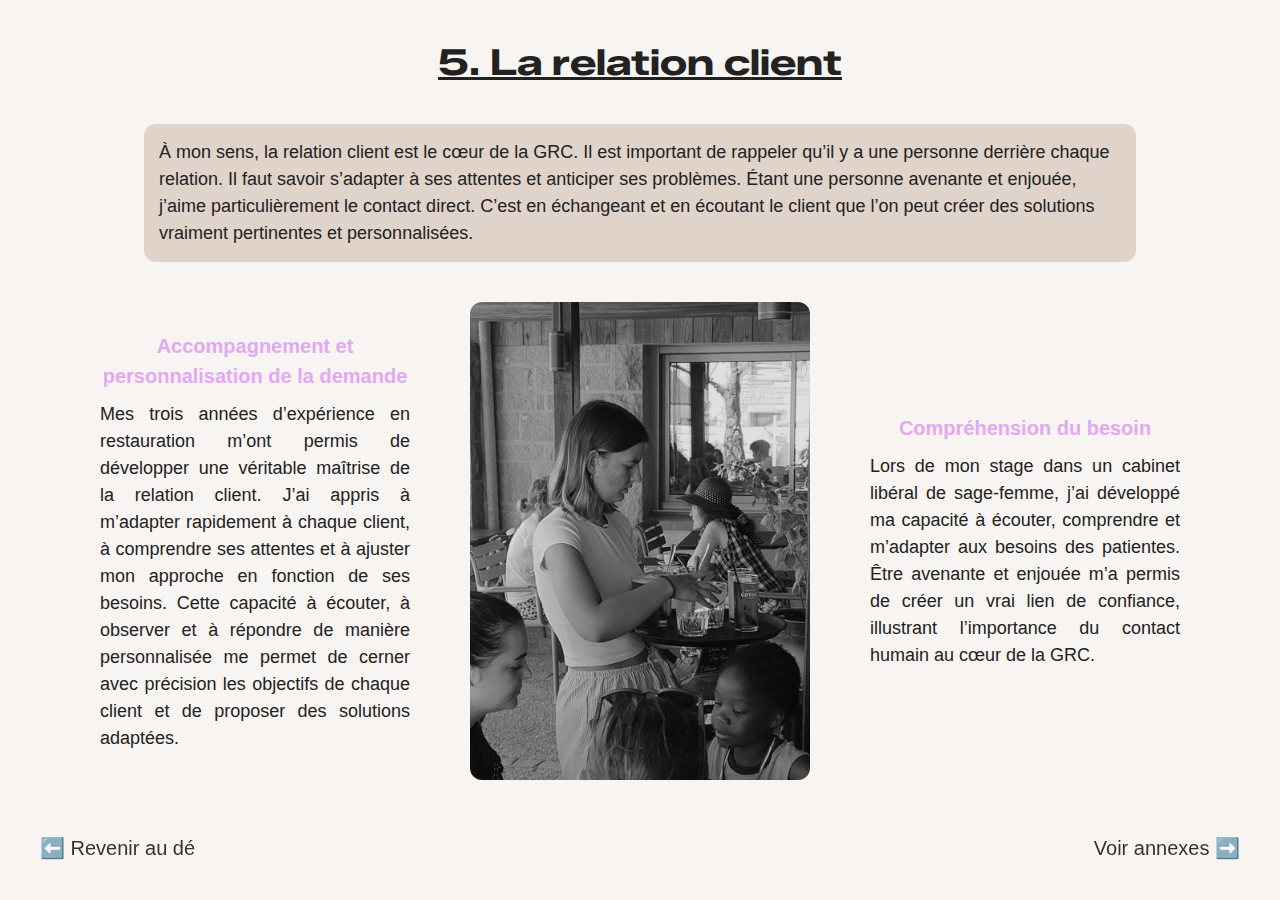
<file: comp5.html>
<!DOCTYPE html>
<html>
<head>
    <meta charset="UTF-8">
    <title>Compétence 5</title>
    <link rel="stylesheet" href="style.css">
    <link href="https://fonts.googleapis.com/css2?family=Zalando+Sans+Expanded&display=swap" rel="stylesheet">
    <style>
        html, body {
            margin: 0;
            padding: 0;
            height: 100%;
            font-family: Arial, sans-serif;
            background-color: #f7f4f2;
        }

        body {
            display: flex;
            flex-direction: column;
            justify-content: space-between;
        }

        .content-container {
            flex: 1;
            display: flex;
            flex-direction: column;
            justify-content: flex-start;
            padding: 20px 20px 80px 20px; /* espace pour les boutons en bas */
            box-sizing: border-box;
        }

        .title {
            font-family: "Zalando Sans Expanded", sans-serif;
            font-size: 36px;
            text-align: center;
            margin: 20px 0;
            font-weight: bold;
            text-decoration: underline;
        }

        .text-banner {
            background-color: #dfd3ca;
            width: 80%;
            margin: 20px auto;
            padding: 15px;
            border-radius: 12px;
            font-size: 18px;
            line-height: 1.5;
        }

        .photo-and-text {
            display: flex;
            justify-content: center;
            align-items: center;
            gap: 60px;
            margin-top: 20px;
            flex-wrap: wrap;
        }

        .side-text h3 {
            font-size: 20px;
            font-weight: bold;
            margin-bottom: 10px;
            text-align: center;
            color: #e2a9f1;
        }

        .side-text {
            width: 25%;
            font-size: 18px;
            line-height: 1.5;
            text-align: justify;
        }

        .center-photo {
            width: 340px;
            height: auto;
            border-radius: 12px;
        }

        /* Liens fixés en bas */
        .link-container {
            display: flex;            
            justify-content: space-between; 
            width: 100%;              
            position: fixed;
            bottom: 40px;
            padding: 0 40px;
            box-sizing: border-box;
        }

        .link-container a {
            font-size: 20px;
            text-decoration: none;
            color: #333;
        }

        /* Responsive */
        @media (max-width: 768px) {
            .title { font-size: 30px; margin: 15px 0; }
            .text-banner { width: 90%; padding: 15px; }
            .photo-and-text {
                flex-direction: column;
                align-items: center;
                gap: 20px;
                margin-top: 15px;
            }
            .side-text { width: 80%; }
            .center-photo { width: 80%; max-width: 300px; }
            .link-container { padding: 0 10px; }
        }
    </style>
</head>
<body>

<div class="content-container">
    <h1 class="title">5. La relation client</h1>

    <div class="text-banner">
        <p>
            À mon sens, la relation client est le cœur de la GRC. Il est important de rappeler qu’il y a une personne derrière chaque relation. 
            Il faut savoir s’adapter à ses attentes et anticiper ses problèmes. Étant une personne avenante et enjouée, j’aime particulièrement le contact direct. 
            C’est en échangeant et en écoutant le client que l’on peut créer des solutions vraiment pertinentes et personnalisées.
        </p>
    </div>

    <div class="photo-and-text">
        <div class="side-text left-text">
            <h3>Accompagnement et personnalisation de la demande</h3>
            <p>
                Mes trois années d’expérience en restauration m’ont permis de développer une véritable maîtrise de la relation client. 
                J’ai appris à m’adapter rapidement à chaque client, à comprendre ses attentes et à ajuster mon approche en fonction de ses besoins. 
                Cette capacité à écouter, à observer et à répondre de manière personnalisée me permet de cerner avec précision les objectifs de chaque client et de proposer des solutions adaptées.
            </p>
        </div>

        <img src="photocomp5.jpg" alt="Illustration" class="center-photo">

        <div class="side-text right-text">
            <h3>Compréhension du besoin</h3>
            <p>
                Lors de mon stage dans un cabinet libéral de sage-femme, j’ai développé ma capacité à écouter, comprendre et m’adapter aux besoins des patientes. 
                Être avenante et enjouée m’a permis de créer un vrai lien de confiance, illustrant l’importance du contact humain au cœur de la GRC.
            </p>
        </div>
    </div>
</div>

<div class="link-container">
    <a href="index.html" class="back-link">⬅️ Revenir au dé</a>
    <a href="annexe5.html" class="back-link-2">Voir annexes ➡️</a>
</div>

</body>
</html>
</file>
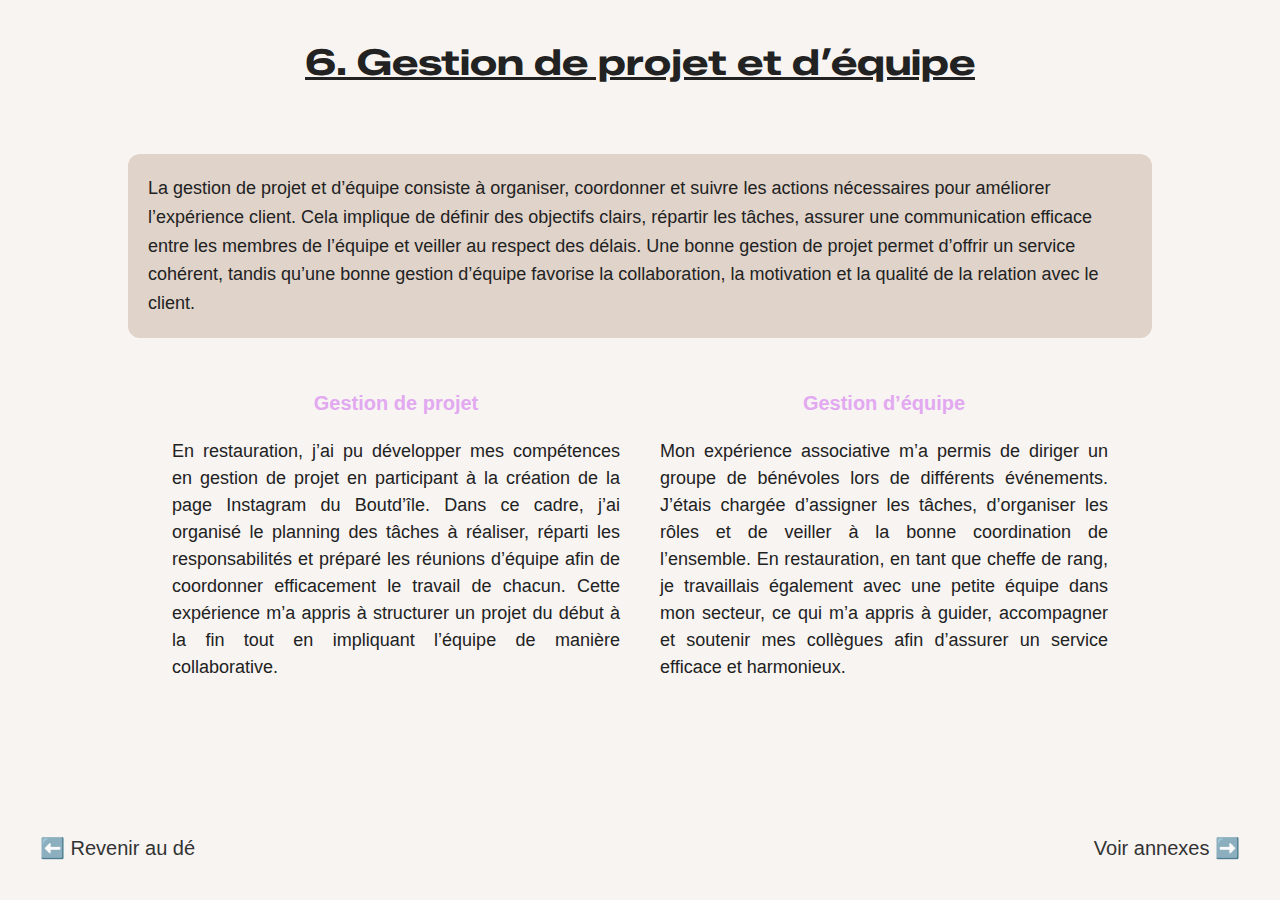
<file: comp6.html>
<!DOCTYPE html>
<html>
<head>
    <meta charset="UTF-8">
    <title>Compétence 6</title>
    <link rel="stylesheet" href="style.css">
    <link href="https://fonts.googleapis.com/css2?family=Zalando+Sans+Expanded&display=swap" rel="stylesheet">
    <style>
        html, body {
            margin: 0;
            padding: 0;
            height: 100%;
            font-family: Arial, sans-serif;
            background-color: #f7f4f2;
            position: relative; /* nécessaire pour le positionnement absolu des boutons */
        }

        .title {
            font-family: "Zalando Sans Expanded", sans-serif;
            font-size: 36px;
            text-align: center;
            padding-top: 40px;
  	    margin-bottom: 70px;
            font-weight: bold;
	    text-decoration: underline;
        }

        .text-banner {
            background-color: #dfd3ca;
            width: 80%;
            margin: 30px auto;
            padding: 20px;
            border-radius: 12px;
            font-size: 18px;
            line-height: 1.6;
	    margin-bottom: 50px;
        }

        .photo-and-text {
            display: flex;
            justify-content: center;
            align-items: flex-start;
            gap: 40px;
            margin-top: 40px;
        }

        .side-text h3 {
            font-size: 20px;
            font-weight: bold;
            margin-bottom: 20px;
            text-align: center;
            color: #e2a9f1;
        }

        .side-text {
            width: 35%;
            font-size: 18px;
            line-height: 1.5;
            text-align: justify;
        }

        .link-container {
            position: absolute;
            bottom: 40px;
            left: 0;
            width: 100%;
            display: flex;
            justify-content: space-between;
            padding: 0 40px;
            box-sizing: border-box;
        }

        .link-container a {
            font-size: 20px;
            text-decoration: none;
            color: #333;
        }

        /* Responsive */
        @media (max-width: 768px) {
            .title { font-size: 30px; margin-top: 15px; }
            .text-banner { width: 90%; padding: 15px; }
            .photo-and-text {
                flex-direction: column;
                align-items: center;
                gap: 20px;
                margin-top: 20px;
            }
            .side-text { width: 80%; }
            .link-container { padding: 0 20px; }
        }
    </style>
</head>
<body>

<div class="content-container">
    <h1 class="title">6. Gestion de projet et d’équipe</h1>

    <div class="text-banner">
        <p>La gestion de projet et d’équipe consiste à organiser, coordonner et suivre les actions nécessaires pour améliorer l’expérience client. Cela implique de définir des objectifs clairs, répartir les tâches, assurer une communication efficace entre les membres de l’équipe et veiller au respect des délais. Une bonne gestion de projet permet d’offrir un service cohérent, tandis qu’une bonne gestion d’équipe favorise la collaboration, la motivation et la qualité de la relation avec le client. </p>
    </div>

    <div class="photo-and-text">
        <div class="side-text left-text">
            <h3>Gestion de projet </h3>
            <p>En restauration, j’ai pu développer mes compétences en gestion de projet en participant à la création de la page Instagram du Boutd’île. Dans ce cadre, j’ai organisé le planning des tâches à réaliser, réparti les responsabilités et préparé les réunions d’équipe afin de coordonner efficacement le travail de chacun. Cette expérience m’a appris à structurer un projet du début à la fin tout en impliquant l’équipe de manière collaborative. </p>
        </div>

        <div class="side-text right-text">
            <h3>Gestion d’équipe</h3>
            <p>Mon expérience associative m’a permis de diriger un groupe de bénévoles lors de différents événements. J’étais chargée d’assigner les tâches, d’organiser les rôles et de veiller à la bonne coordination de l’ensemble. En restauration, en tant que cheffe de rang, je travaillais également avec une petite équipe dans mon secteur, ce qui m’a appris à guider, accompagner et soutenir mes collègues afin d’assurer un service efficace et harmonieux.</p>
        </div>
    </div>

    <div class="link-container">
        <a href="index.html">⬅️ Revenir au dé</a>
        <a href="annexe6.html">Voir annexes ➡️</a>
    </div>
</div>

</body>
</html>
</file>
<file: style.css>
/* Reset simple */
* {
    margin: 0;
    padding: 0;
    box-sizing: border-box;
}

body {
    font-family: Arial, sans-serif;
    background-color: #ffffff; /* fond blanc */
    color: #222;
    min-height: 100vh;
}

/* Page container en flex pour bandeau + contenu */
.page-container {
    display: flex;
    min-height: 100vh;
}

/* Bandeau vertical gauche plus large */
.sidebar {
    width: 160px; /* deux fois plus large */
    background-color: #dfd3ca; /* beige clair */
    display: flex;
    flex-direction: column;
    justify-content: flex-end; /* place le texte en bas */
    align-items: center;
    padding-bottom: 20px;
}

.footer-left {
    font-size: 1.3rem;
    color: #222;
    text-align: center;
    line-height: 1.3;
}

/* Contenu principal */
.main-content {
    flex: 1;
    display: grid;
    grid-template-columns: 1fr 1fr; /* gauche / droite */
    grid-template-rows: auto 1fr;
    padding: 20px 40px; /* décale contenu à droite du bandeau */
    gap: 20px;
}

/* Header haut gauche */
.header-left {
    grid-column: 1 / 2;
    grid-row: 1 / 2;
    align-self: start;
    justify-self: start;
}

.header-left h1 {
    font-family: 'Fascinate', sans-serif;
    font-size: 5rem; /* deux fois plus gros */
    margin-bottom: 10px;
}

.header-left h2 {
    font-family: 'Zalando Sans Expanded', sans-serif;
    font-size: 1.5rem;
    font-weight: normal;
    color: #555;
}

/* Interaction centre gauche */
.interaction-center {
    grid-column: 1 / 2;
    grid-row: 2 / 3;
    display: flex;
    flex-direction: column;
    justify-content: center;
    align-items: center;
    gap: 50px; /* encore plus d'espace entre dé et bouton */
    margin-top: 40px;
}

/* Dé */
#dice-wrapper {
    width: 180px;
    height: 180px;
    perspective: 900px;
}

#dice {
    width: 100%;
    height: 100%;
    position: relative;
    transform-style: preserve-3d;
    transition: transform 2s ease-out;
}

.face {
    position: absolute;
    width: 180px;
    height: 180px;
    background: #ffffff;
    border-radius: 18px;
    border: 3px solid rgba(0,0,0,0.2);
    box-shadow:
        inset 0 0 20px rgba(0,0,0,0.15),
        0 8px 25px rgba(0,0,0,0.25);
    display: flex;
    justify-content: center;
    align-items: center;
    font-size: 3.5rem;
    font-weight: 700;
    color: #222;
}

.face1 { transform: rotateY(0deg) translateZ(90px); }
.face2 { transform: rotateY(90deg) translateZ(90px); }
.face3 { transform: rotateY(180deg) translateZ(90px); }
.face4 { transform: rotateY(-90deg) translateZ(90px); }
.face5 { transform: rotateX(90deg) translateZ(90px); }
.face6 { transform: rotateX(-90deg) translateZ(90px); }

#dice-wrapper::after {
    content: "";
    width: 160px;
    height: 20px;
    background: radial-gradient(ellipse at center, rgba(0,0,0,0.3), transparent);
    position: absolute;
    top: 180px;
    left: 10px;
    filter: blur(5px);
}

/* Bouton */
#lancerBtn {
    padding: 14px 24px;
    font-size: 1.4rem;
    cursor: pointer;
    border-radius: 8px;
}

/* Résultat texte */
#resultat {
    font-size: 1.5rem;
}

/* Portrait droite */
.portrait-right {
    grid-column: 2 / 3;
    grid-row: 1 / 3;
    display: flex;
    justify-content: center;
    align-items: center;
}

.portrait-right img {
    height: 75vh;
    width: auto;
    border-radius: 12px;
    object-fit: cover;
}

/* Responsive */
@media (max-width: 900px) {
    .page-container {
        flex-direction: column;
        align-items: center;
    }

    .sidebar {
        width: 100%;
        height: 60px;
        flex-direction: row;
        justify-content: center;
        align-items: center;
    }

    .footer-left {
        writing-mode: horizontal-tb;
        transform: none;
        font-size: 0.9rem;
    }

    .main-content {
        grid-template-columns: 1fr;
        grid-template-rows: auto auto auto;
        padding: 20px;
    }

    .portrait-right img {
        height: 50vh;
        margin-top: 20px;
    }

    .interaction-center {
        gap: 30px;
        margin-top: 20px;
    }
}
</file>
